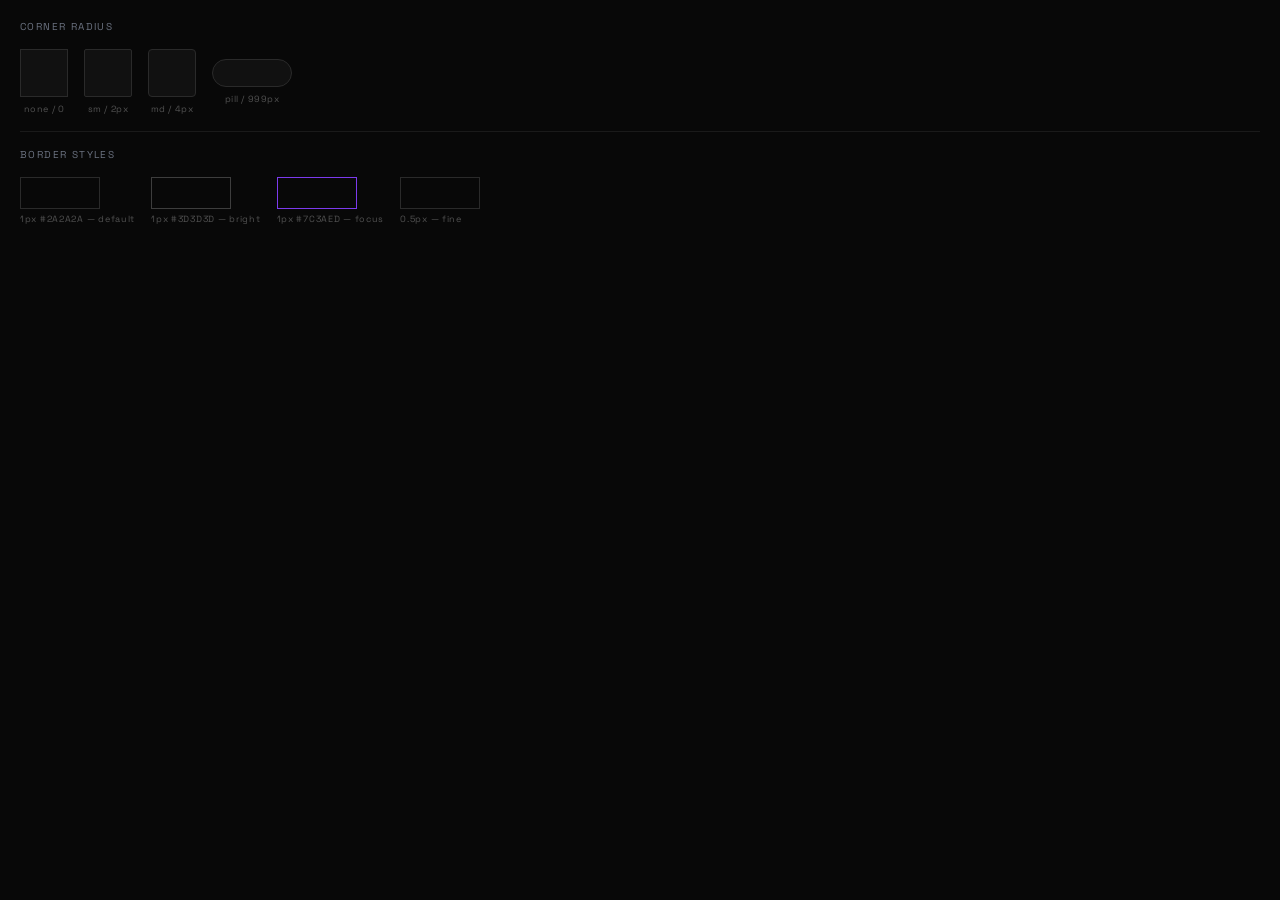
<file: preview/border-radius.html>
<!DOCTYPE html>
<html><head><meta charset="UTF-8">
<link href="https://fonts.googleapis.com/css2?family=Space+Grotesk:wght@400;500;600&display=swap" rel="stylesheet">
<style>
* { margin: 0; padding: 0; box-sizing: border-box; }
body { background: #080808; font-family: 'Space Grotesk', sans-serif; padding: 20px; display: flex; flex-direction: column; gap: 16px; }
.row { display: flex; gap: 16px; flex-wrap: wrap; align-items: center; }
.section-label { font-size: 10px; color: #6B7280; letter-spacing: 0.14em; text-transform: uppercase; }
.item { display: flex; flex-direction: column; align-items: center; gap: 6px; }
.box { width: 48px; height: 48px; border: 1px solid #2A2A2A; background: #111; }
.name { font-size: 9px; color: #525252; letter-spacing: 0.06em; text-align: center; }
.divider { height: 1px; background: #1A1A1A; }
.border-demo { display: flex; gap: 16px; align-items: center; }
.bd { height: 32px; width: 80px; }
.bd-label { font-size: 9px; color: #525252; letter-spacing: 0.08em; }
</style>
</head><body>
<div class="section-label">Corner Radius</div>
<div class="row">
  <div class="item"><div class="box" style="border-radius:0px"></div><div class="name">none / 0</div></div>
  <div class="item"><div class="box" style="border-radius:2px"></div><div class="name">sm / 2px</div></div>
  <div class="item"><div class="box" style="border-radius:4px"></div><div class="name">md / 4px</div></div>
  <div class="item"><div class="box" style="border-radius:999px;width:80px;height:28px"></div><div class="name">pill / 999px</div></div>
</div>
<div class="divider"></div>
<div class="section-label">Border Styles</div>
<div class="border-demo">
  <div style="display:flex;flex-direction:column;gap:4px">
    <div class="bd" style="border:1px solid #2A2A2A"></div>
    <div class="bd-label">1px #2A2A2A — default</div>
  </div>
  <div style="display:flex;flex-direction:column;gap:4px">
    <div class="bd" style="border:1px solid #3D3D3D"></div>
    <div class="bd-label">1px #3D3D3D — bright</div>
  </div>
  <div style="display:flex;flex-direction:column;gap:4px">
    <div class="bd" style="border:1px solid #7C3AED"></div>
    <div class="bd-label">1px #7C3AED — focus</div>
  </div>
  <div style="display:flex;flex-direction:column;gap:4px">
    <div class="bd" style="border:0.5px solid #2A2A2A"></div>
    <div class="bd-label">0.5px — fine</div>
  </div>
</div>
</body></html>
</file>
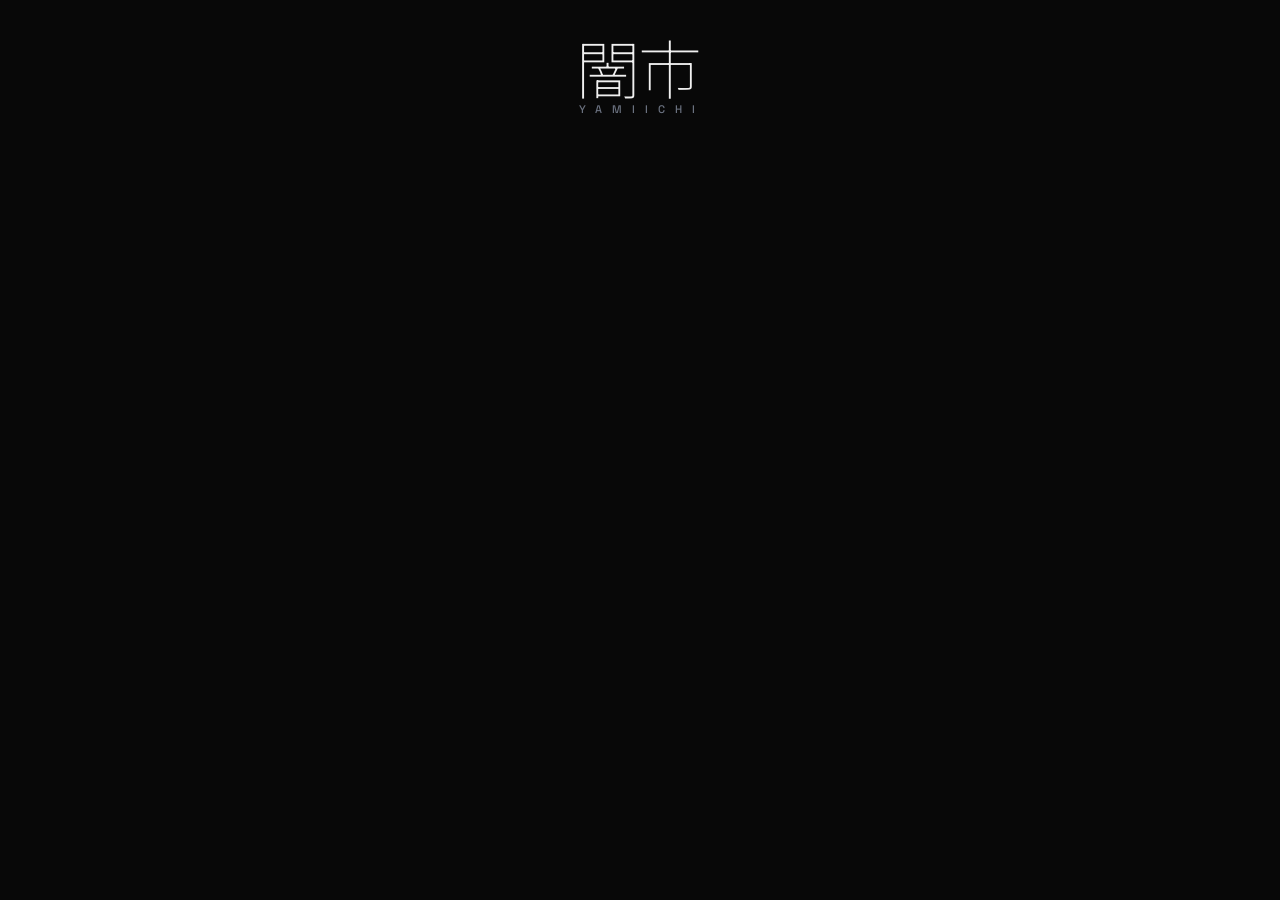
<file: preview/brand-logo.html>
<!DOCTYPE html>
<html><head><meta charset="UTF-8">
<link href="https://fonts.googleapis.com/css2?family=Noto+Sans+JP:wght@100;200&family=Space+Grotesk:wght@500&display=swap" rel="stylesheet">
<style>
* { margin: 0; padding: 0; box-sizing: border-box; }
body { background: #080808; display: flex; align-items: center; justify-content: center; height: 150px; }
.logo-wrap { display: flex; flex-direction: column; align-items: flex-start; gap: 4px; }
.logo-kanji { font-family: 'Noto Sans JP', sans-serif; font-weight: 100; font-size: 64px; color: #F0F0F0; letter-spacing: -2px; line-height: 1; }
.logo-sub { font-family: 'Space Grotesk', sans-serif; font-weight: 500; font-size: 11px; color: #6B7280; letter-spacing: 10px; text-transform: uppercase; padding-left: 3px; }
</style>
</head><body>
<div class="logo-wrap">
  <div class="logo-kanji">闇市</div>
  <div class="logo-sub">YAMIICHI</div>
</div>
</body></html>
</file>
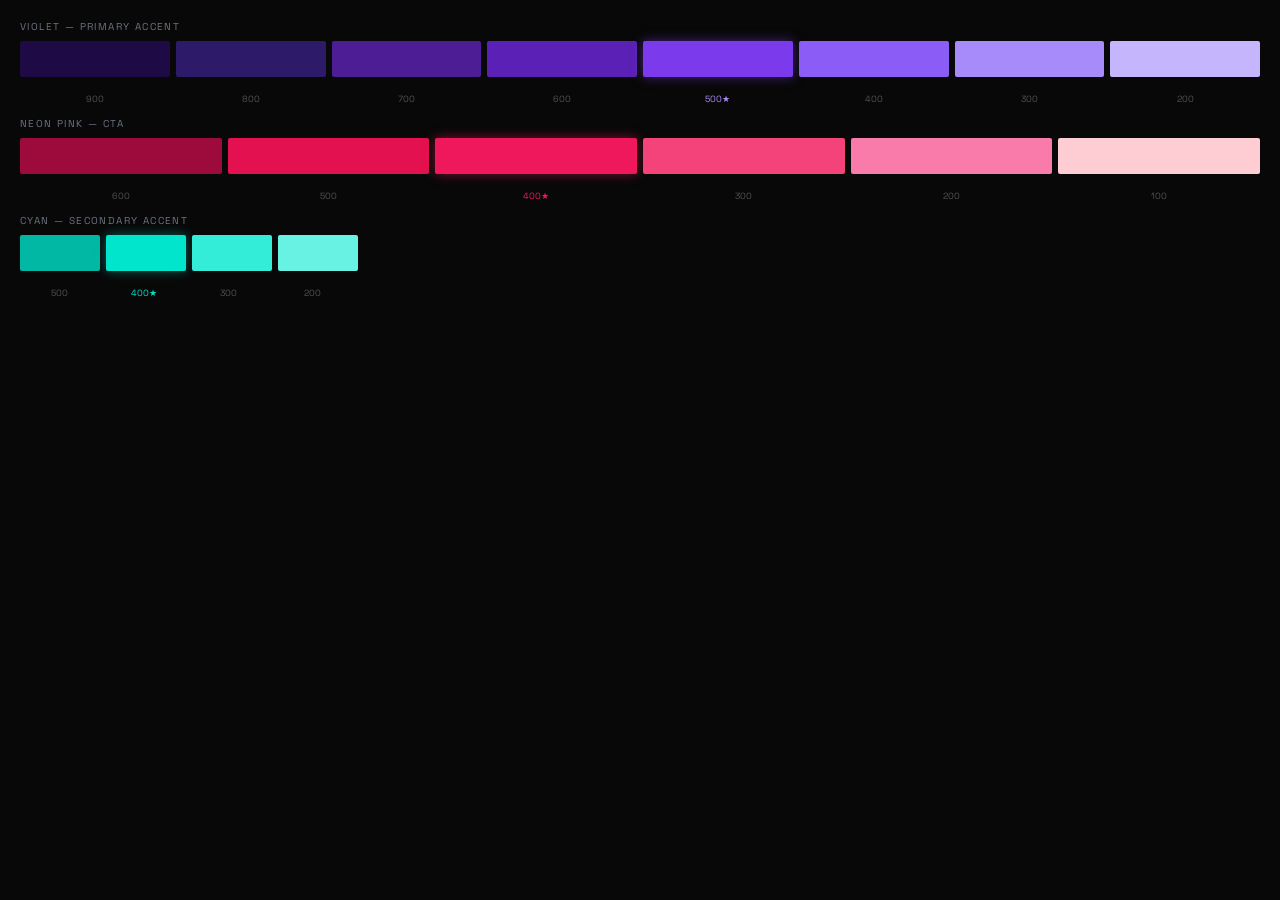
<file: preview/colors-accent.html>
<!DOCTYPE html>
<html><head><meta charset="UTF-8">
<link href="https://fonts.googleapis.com/css2?family=Space+Grotesk:wght@400;500;600&display=swap" rel="stylesheet">
<style>
* { margin: 0; padding: 0; box-sizing: border-box; }
body { background: #080808; font-family: 'Space Grotesk', sans-serif; padding: 20px; }
.row { display: flex; gap: 6px; margin-bottom: 16px; }
.swatch { flex: 1; height: 36px; border-radius: 2px; position: relative; }
.scale-label { font-size: 9px; color: #6B7280; letter-spacing: 0.12em; text-transform: uppercase; margin-bottom: 6px; }
.hex-row { display: flex; gap: 6px; margin-bottom: 4px; }
.hex-label { font-size: 9px; color: #525252; text-align: center; flex: 1; }
.group { margin-bottom: 12px; }
.group-name { font-size: 10px; color: #6B7280; letter-spacing: 0.14em; text-transform: uppercase; margin-bottom: 8px; }
.accent-row { display: flex; gap: 10px; align-items: center; margin-bottom: 10px; }
.big-dot { width: 48px; height: 48px; border-radius: 2px; flex-shrink: 0; }
.info .name { font-size: 11px; font-weight: 600; color: #9CA3AF; letter-spacing: 0.1em; text-transform: uppercase; }
.info .hex { font-size: 13px; color: #F0F0F0; }
.info .role { font-size: 11px; color: #6B7280; }
</style>
</head><body>
<div class="group">
  <div class="group-name">Violet — Primary Accent</div>
  <div class="row">
    <div class="swatch" style="background:#1E0A45"></div>
    <div class="swatch" style="background:#2D1B69"></div>
    <div class="swatch" style="background:#4C1D95"></div>
    <div class="swatch" style="background:#5B21B6"></div>
    <div class="swatch" style="background:#7C3AED;box-shadow:0 0 12px rgba(124,58,237,0.5)"></div>
    <div class="swatch" style="background:#8B5CF6"></div>
    <div class="swatch" style="background:#A78BFA"></div>
    <div class="swatch" style="background:#C4B5FD"></div>
  </div>
  <div class="hex-row">
    <span class="hex-label">900</span><span class="hex-label">800</span><span class="hex-label">700</span><span class="hex-label">600</span><span class="hex-label" style="color:#A78BFA">500★</span><span class="hex-label">400</span><span class="hex-label">300</span><span class="hex-label">200</span>
  </div>
</div>
<div class="group">
  <div class="group-name">Neon Pink — CTA</div>
  <div class="row">
    <div class="swatch" style="background:#9D0A3C"></div>
    <div class="swatch" style="background:#E3114F"></div>
    <div class="swatch" style="background:#F0185C;box-shadow:0 0 12px rgba(240,24,92,0.5)"></div>
    <div class="swatch" style="background:#F4437A"></div>
    <div class="swatch" style="background:#F87BAA"></div>
    <div class="swatch" style="background:#FECDD3"></div>
  </div>
  <div class="hex-row">
    <span class="hex-label">600</span><span class="hex-label">500</span><span class="hex-label" style="color:#F0185C">400★</span><span class="hex-label">300</span><span class="hex-label">200</span><span class="hex-label">100</span>
  </div>
</div>
<div class="group">
  <div class="group-name">Cyan — Secondary Accent</div>
  <div class="row">
    <div class="swatch" style="background:#00B8A3; max-width:80px"></div>
    <div class="swatch" style="background:#00E5CC;box-shadow:0 0 12px rgba(0,229,204,0.4); max-width:80px"></div>
    <div class="swatch" style="background:#34EDD8; max-width:80px"></div>
    <div class="swatch" style="background:#67F2E4; max-width:80px"></div>
  </div>
  <div class="hex-row" style="max-width:332px">
    <span class="hex-label">500</span><span class="hex-label" style="color:#00E5CC">400★</span><span class="hex-label">300</span><span class="hex-label">200</span>
  </div>
</div>
</body></html>
</file>
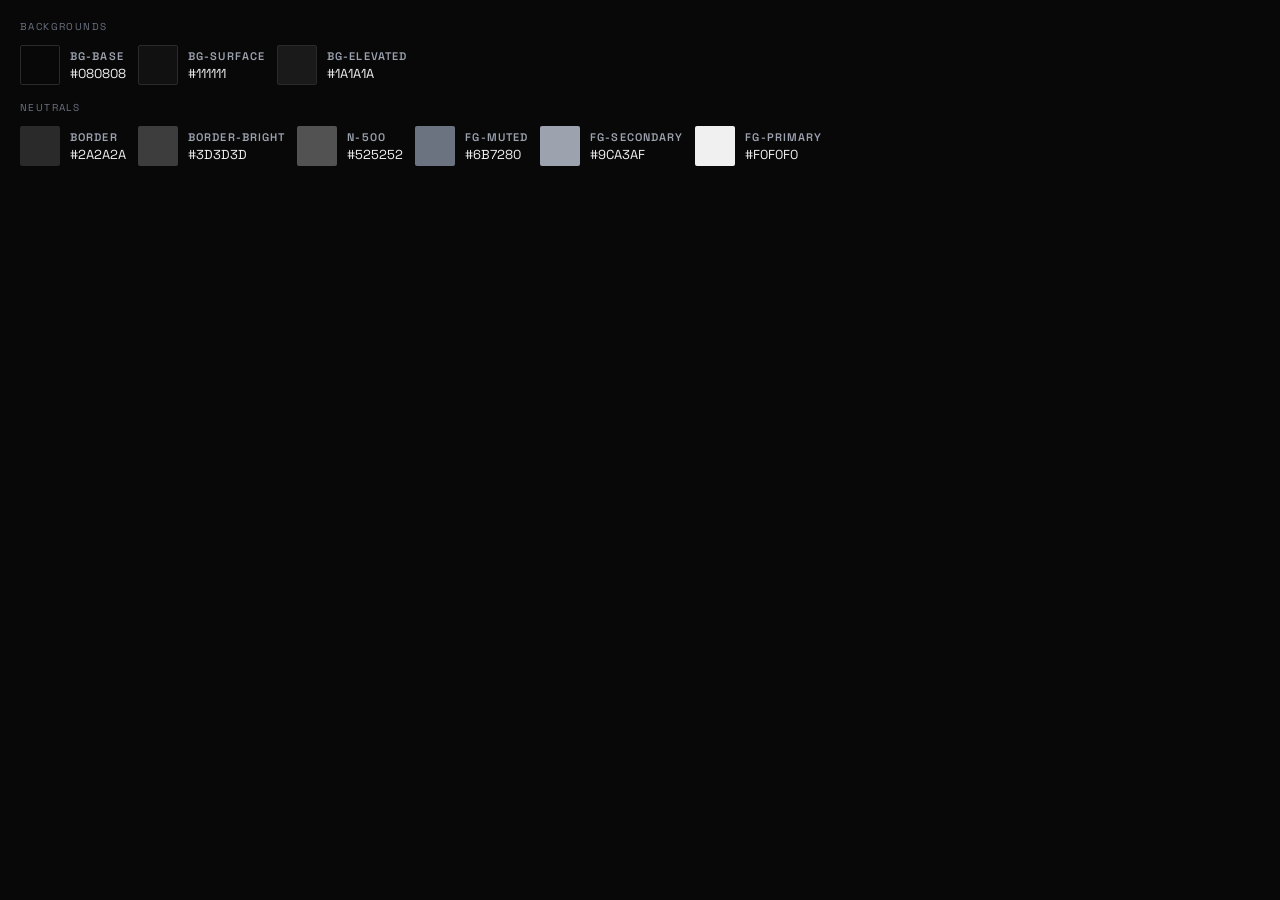
<file: preview/colors-base.html>
<!DOCTYPE html>
<html><head><meta charset="UTF-8">
<link href="https://fonts.googleapis.com/css2?family=Space+Grotesk:wght@400;500;600&display=swap" rel="stylesheet">
<style>
* { margin: 0; padding: 0; box-sizing: border-box; }
body { background: #080808; font-family: 'Space Grotesk', sans-serif; padding: 20px; display: flex; flex-wrap: wrap; gap: 12px; align-items: flex-start; }
.swatch { display: flex; align-items: center; gap: 10px; }
.dot { width: 40px; height: 40px; border-radius: 2px; flex-shrink: 0; }
.info { display: flex; flex-direction: column; gap: 2px; }
.name { font-size: 11px; font-weight: 600; color: #9CA3AF; letter-spacing: 0.1em; text-transform: uppercase; }
.hex  { font-size: 13px; color: #F0F0F0; font-weight: 400; }
.row { display: flex; gap: 12px; flex-wrap: wrap; width: 100%; }
.label { font-size: 10px; color: #6B7280; letter-spacing: 0.14em; text-transform: uppercase; margin-bottom: 6px; }
.col { display: flex; flex-direction: column; gap: 6px; }
</style>
</head><body>
<div class="col" style="width:100%">
  <div class="label">Backgrounds</div>
  <div class="row">
    <div class="swatch"><div class="dot" style="background:#080808;border:1px solid #2A2A2A"></div><div class="info"><span class="name">bg-base</span><span class="hex">#080808</span></div></div>
    <div class="swatch"><div class="dot" style="background:#111111;border:1px solid #2A2A2A"></div><div class="info"><span class="name">bg-surface</span><span class="hex">#111111</span></div></div>
    <div class="swatch"><div class="dot" style="background:#1A1A1A;border:1px solid #2A2A2A"></div><div class="info"><span class="name">bg-elevated</span><span class="hex">#1A1A1A</span></div></div>
  </div>
</div>
<div class="col" style="width:100%; margin-top:4px">
  <div class="label">Neutrals</div>
  <div class="row">
    <div class="swatch"><div class="dot" style="background:#2A2A2A"></div><div class="info"><span class="name">border</span><span class="hex">#2A2A2A</span></div></div>
    <div class="swatch"><div class="dot" style="background:#3D3D3D"></div><div class="info"><span class="name">border-bright</span><span class="hex">#3D3D3D</span></div></div>
    <div class="swatch"><div class="dot" style="background:#525252"></div><div class="info"><span class="name">n-500</span><span class="hex">#525252</span></div></div>
    <div class="swatch"><div class="dot" style="background:#6B7280"></div><div class="info"><span class="name">fg-muted</span><span class="hex">#6B7280</span></div></div>
    <div class="swatch"><div class="dot" style="background:#9CA3AF"></div><div class="info"><span class="name">fg-secondary</span><span class="hex">#9CA3AF</span></div></div>
    <div class="swatch"><div class="dot" style="background:#F0F0F0"></div><div class="info"><span class="name">fg-primary</span><span class="hex">#F0F0F0</span></div></div>
  </div>
</div>
</body></html>
</file>
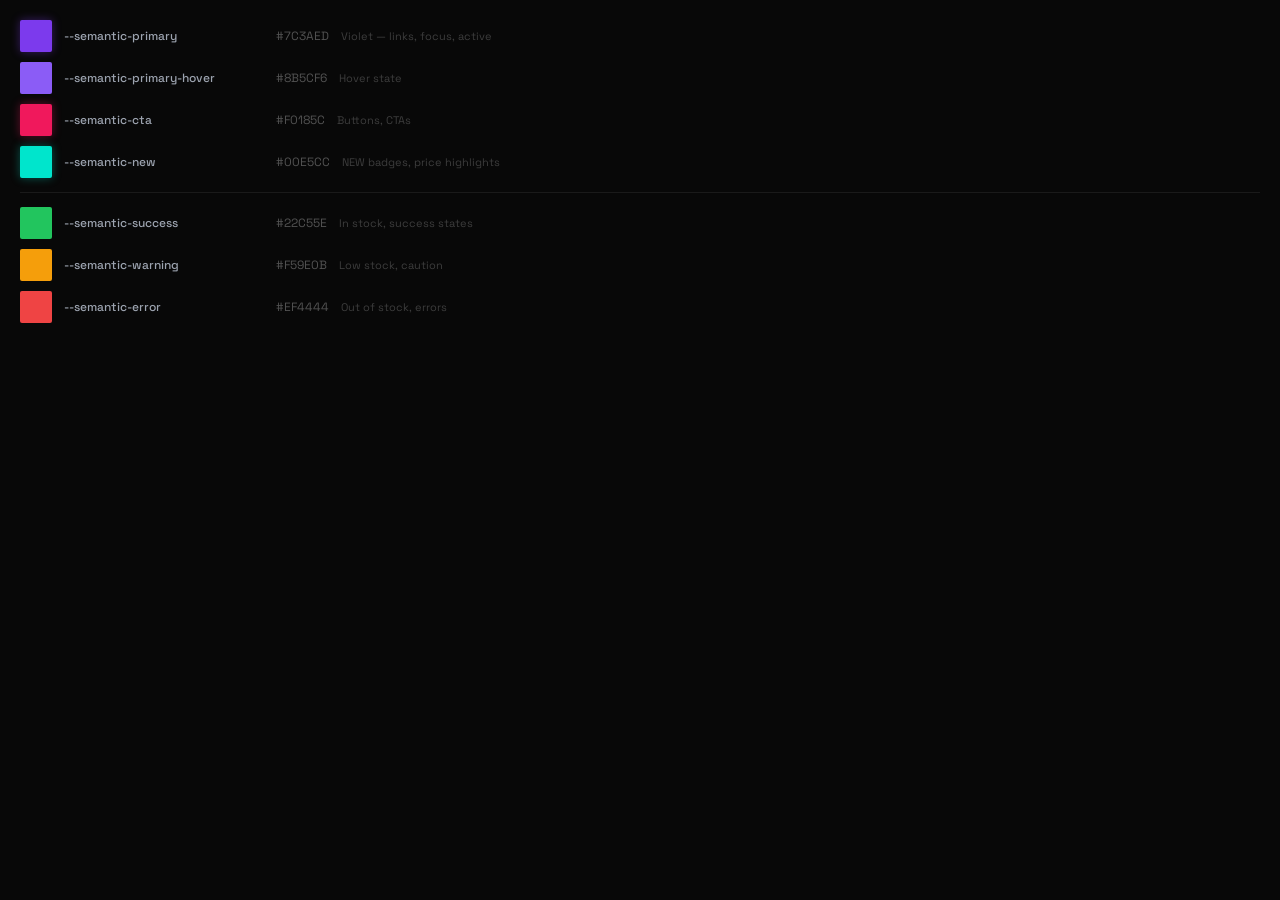
<file: preview/colors-semantic.html>
<!DOCTYPE html>
<html><head><meta charset="UTF-8">
<link href="https://fonts.googleapis.com/css2?family=Space+Grotesk:wght@400;500;600&display=swap" rel="stylesheet">
<style>
* { margin: 0; padding: 0; box-sizing: border-box; }
body { background: #080808; font-family: 'Space Grotesk', sans-serif; padding: 20px; display: flex; flex-direction: column; gap: 10px; }
.row { display: flex; align-items: center; gap: 12px; }
.swatch { width: 32px; height: 32px; border-radius: 2px; flex-shrink: 0; }
.token { font-size: 12px; color: #9CA3AF; width: 200px; font-weight: 500; }
.value { font-size: 12px; color: #525252; }
.desc  { font-size: 11px; color: #3D3D3D; }
.divider { height: 1px; background: #1A1A1A; margin: 4px 0; }
</style>
</head><body>
<div class="row"><div class="swatch" style="background:#7C3AED;box-shadow:0 0 10px rgba(124,58,237,0.4)"></div><span class="token">--semantic-primary</span><span class="value">#7C3AED</span><span class="desc">Violet — links, focus, active</span></div>
<div class="row"><div class="swatch" style="background:#8B5CF6"></div><span class="token">--semantic-primary-hover</span><span class="value">#8B5CF6</span><span class="desc">Hover state</span></div>
<div class="row"><div class="swatch" style="background:#F0185C;box-shadow:0 0 10px rgba(240,24,92,0.4)"></div><span class="token">--semantic-cta</span><span class="value">#F0185C</span><span class="desc">Buttons, CTAs</span></div>
<div class="row"><div class="swatch" style="background:#00E5CC;box-shadow:0 0 10px rgba(0,229,204,0.35)"></div><span class="token">--semantic-new</span><span class="value">#00E5CC</span><span class="desc">NEW badges, price highlights</span></div>
<div class="divider"></div>
<div class="row"><div class="swatch" style="background:#22C55E"></div><span class="token">--semantic-success</span><span class="value">#22C55E</span><span class="desc">In stock, success states</span></div>
<div class="row"><div class="swatch" style="background:#F59E0B"></div><span class="token">--semantic-warning</span><span class="value">#F59E0B</span><span class="desc">Low stock, caution</span></div>
<div class="row"><div class="swatch" style="background:#EF4444"></div><span class="token">--semantic-error</span><span class="value">#EF4444</span><span class="desc">Out of stock, errors</span></div>
</body></html>
</file>
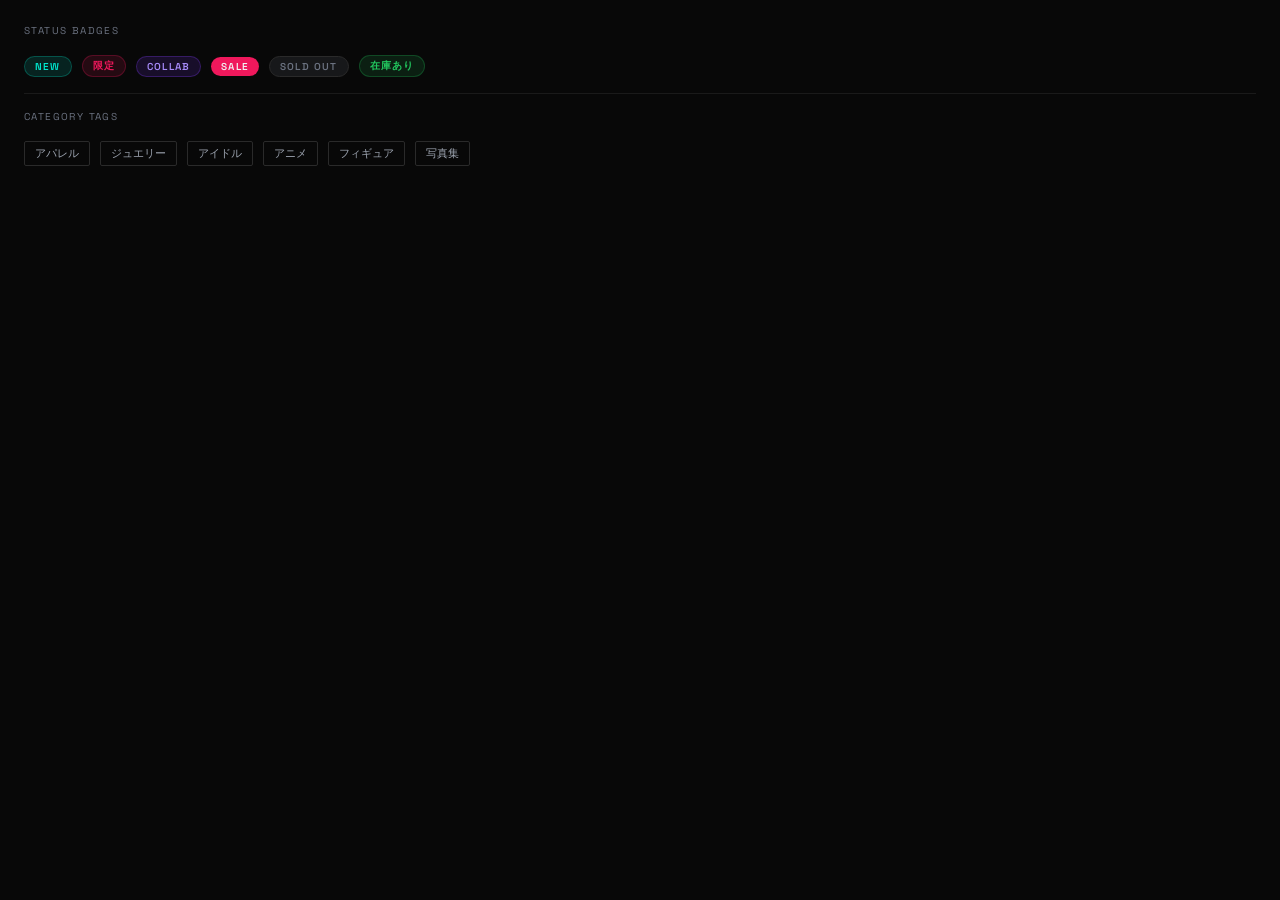
<file: preview/components-badges.html>
<!DOCTYPE html>
<html><head><meta charset="UTF-8">
<link href="https://fonts.googleapis.com/css2?family=Noto+Sans+JP:wght@400;500&family=Space+Grotesk:wght@500;600&display=swap" rel="stylesheet">
<style>
* { margin: 0; padding: 0; box-sizing: border-box; }
body { background: #080808; font-family: 'Space Grotesk', sans-serif; padding: 24px; display: flex; flex-direction: column; gap: 16px; }
.row { display: flex; gap: 10px; flex-wrap: wrap; align-items: center; }
.section { font-size: 10px; color: #6B7280; letter-spacing: 0.14em; text-transform: uppercase; margin-bottom: 2px; }
.badge { display: inline-flex; align-items: center; font-family: 'Space Grotesk', sans-serif; font-size: 10px; font-weight: 600; letter-spacing: 0.12em; text-transform: uppercase; border-radius: 999px; padding: 3px 10px; }
.badge-new { background: rgba(0,229,204,0.12); color: #00E5CC; border: 1px solid rgba(0,229,204,0.25); }
.badge-limited { background: rgba(240,24,92,0.12); color: #F0185C; border: 1px solid rgba(240,24,92,0.25); }
.badge-sold { background: rgba(107,114,128,0.15); color: #6B7280; border: 1px solid #2A2A2A; }
.badge-collab { background: rgba(124,58,237,0.15); color: #A78BFA; border: 1px solid rgba(124,58,237,0.3); }
.badge-sale { background: #F0185C; color: #F0F0F0; border: none; }
.badge-stock { background: rgba(34,197,94,0.12); color: #22C55E; border: 1px solid rgba(34,197,94,0.25); }
.tag { display: inline-flex; align-items: center; font-size: 11px; color: #9CA3AF; border: 1px solid #2A2A2A; border-radius: 2px; padding: 4px 10px; font-weight: 400; }
.tag:hover { border-color: #7C3AED; color: #A78BFA; }
.divider { height: 1px; background: #1A1A1A; }
</style>
</head><body>
<div class="section">Status Badges</div>
<div class="row">
  <span class="badge badge-new">NEW</span>
  <span class="badge badge-limited">限定</span>
  <span class="badge badge-collab">COLLAB</span>
  <span class="badge badge-sale">SALE</span>
  <span class="badge badge-sold">SOLD OUT</span>
  <span class="badge badge-stock">在庫あり</span>
</div>
<div class="divider"></div>
<div class="section">Category Tags</div>
<div class="row">
  <span class="tag">アパレル</span>
  <span class="tag">ジュエリー</span>
  <span class="tag">アイドル</span>
  <span class="tag">アニメ</span>
  <span class="tag">フィギュア</span>
  <span class="tag">写真集</span>
</div>
</body></html>
</file>
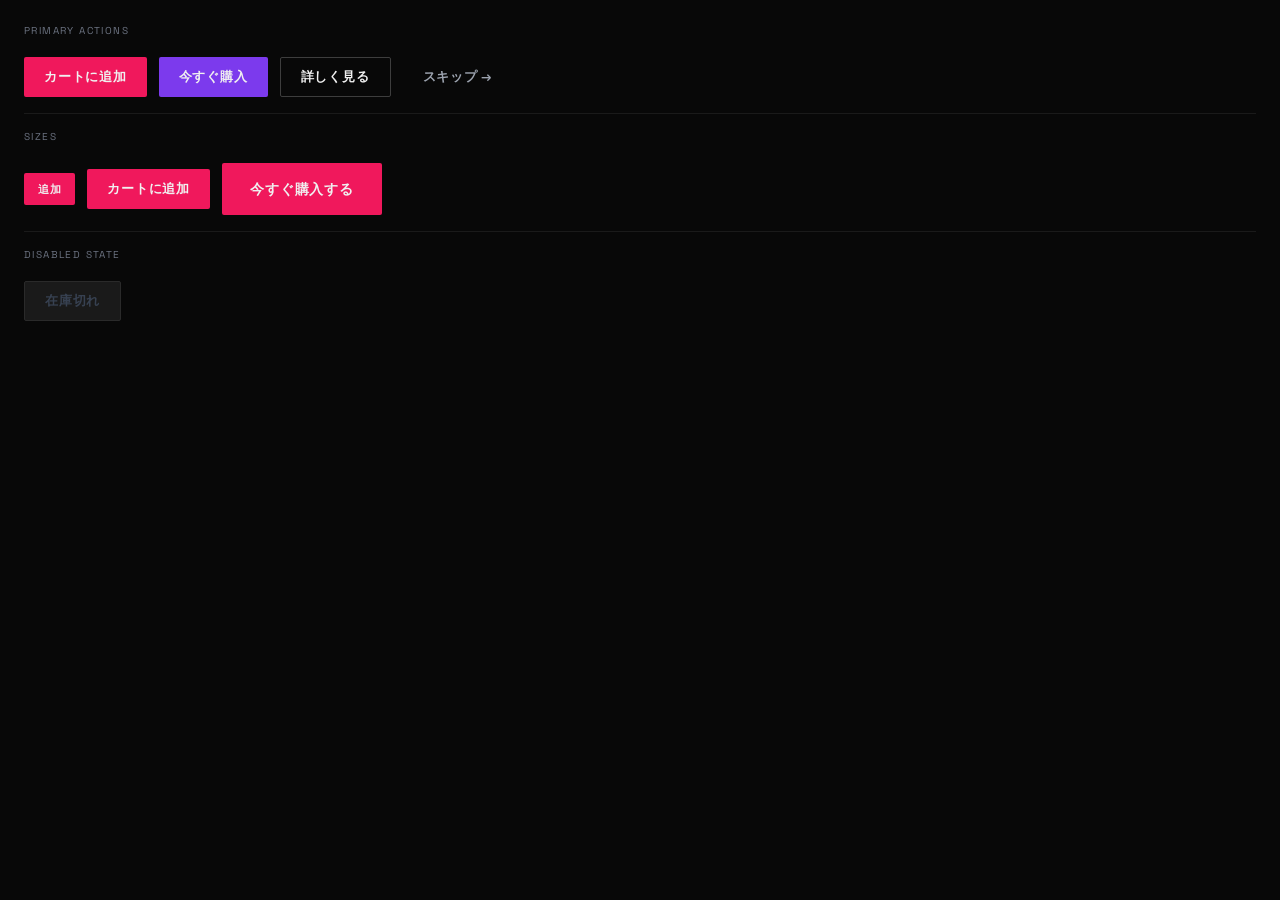
<file: preview/components-buttons.html>
<!DOCTYPE html>
<html><head><meta charset="UTF-8">
<link href="https://fonts.googleapis.com/css2?family=Noto+Sans+JP:wght@400;500&family=Space+Grotesk:wght@500;600;700&display=swap" rel="stylesheet">
<style>
* { margin: 0; padding: 0; box-sizing: border-box; }
body { background: #080808; font-family: 'Space Grotesk', sans-serif; padding: 24px; display: flex; flex-direction: column; gap: 16px; }
.row { display: flex; gap: 12px; flex-wrap: wrap; align-items: center; }
.section { font-size: 10px; color: #6B7280; letter-spacing: 0.14em; text-transform: uppercase; margin-bottom: 4px; }
/* Base button */
.btn { display: inline-flex; align-items: center; justify-content: center; gap: 6px; font-family: 'Space Grotesk', sans-serif; font-size: 13px; font-weight: 600; letter-spacing: 0.06em; text-transform: uppercase; border: none; border-radius: 2px; cursor: pointer; transition: all 200ms cubic-bezier(0.16,1,0.3,1); padding: 0 20px; height: 40px; }
.btn-primary { background: #F0185C; color: #F0F0F0; }
.btn-primary:hover { background: #F4437A; box-shadow: 0 0 20px rgba(240,24,92,0.35); }
.btn-secondary { background: transparent; color: #F0F0F0; border: 1px solid #3D3D3D; }
.btn-secondary:hover { border-color: #7C3AED; color: #A78BFA; }
.btn-ghost { background: transparent; color: #9CA3AF; border: none; }
.btn-ghost:hover { color: #F0F0F0; }
.btn-violet { background: #7C3AED; color: #F0F0F0; }
.btn-violet:hover { background: #8B5CF6; box-shadow: 0 0 20px rgba(124,58,237,0.3); }
.btn-sm { height: 32px; font-size: 11px; padding: 0 14px; }
.btn-lg { height: 52px; font-size: 14px; padding: 0 28px; }
.btn-disabled { background: #1A1A1A; color: #374151; cursor: not-allowed; border: 1px solid #2A2A2A; }
.divider { height: 1px; background: #1A1A1A; }
</style>
</head><body>
<div class="section">Primary Actions</div>
<div class="row">
  <button class="btn btn-primary">カートに追加</button>
  <button class="btn btn-violet">今すぐ購入</button>
  <button class="btn btn-secondary">詳しく見る</button>
  <button class="btn btn-ghost">スキップ →</button>
</div>
<div class="divider"></div>
<div class="section">Sizes</div>
<div class="row">
  <button class="btn btn-primary btn-sm">追加</button>
  <button class="btn btn-primary">カートに追加</button>
  <button class="btn btn-primary btn-lg">今すぐ購入する</button>
</div>
<div class="divider"></div>
<div class="section">Disabled State</div>
<div class="row">
  <button class="btn btn-disabled">在庫切れ</button>
</div>
</body></html>
</file>
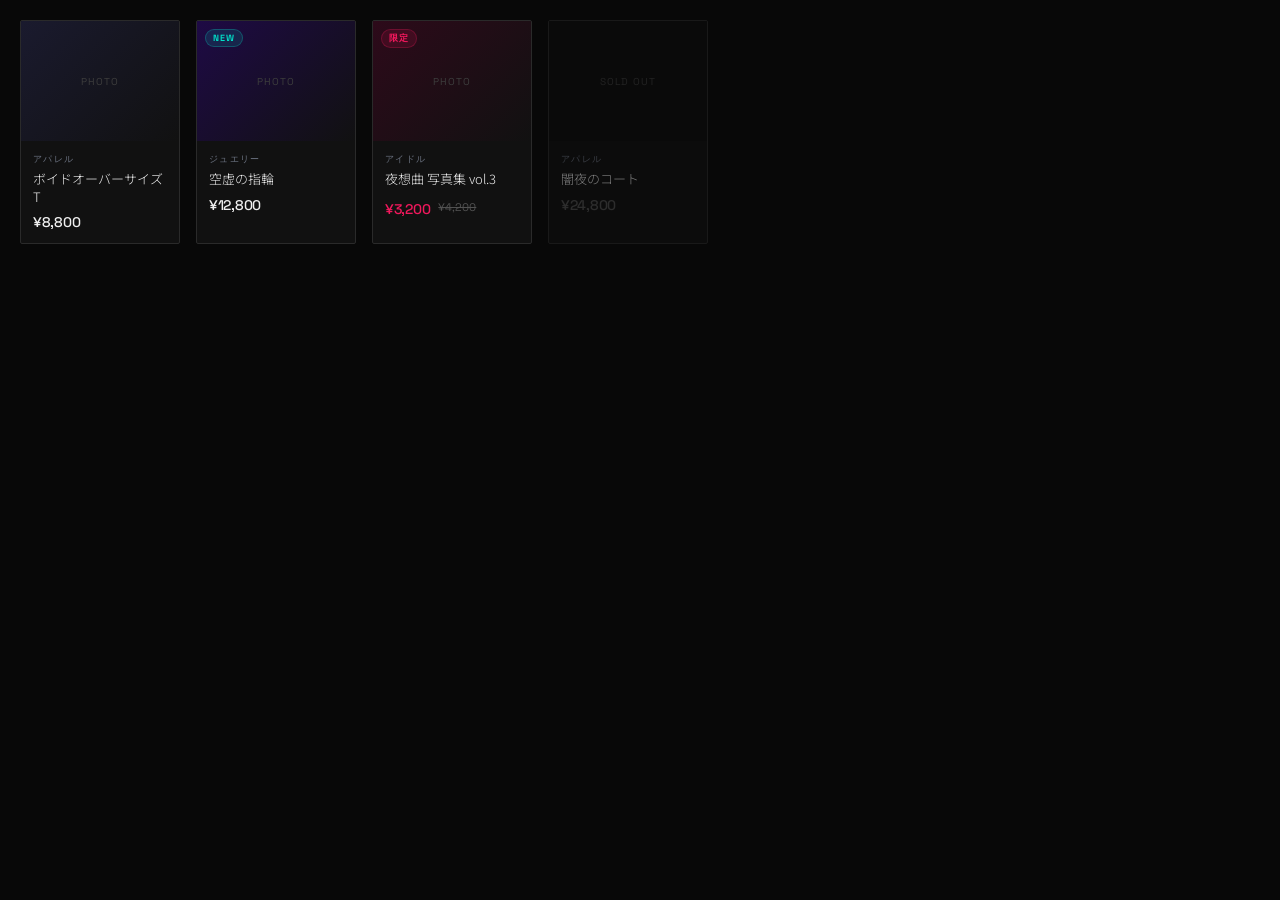
<file: preview/components-cards.html>
<!DOCTYPE html>
<html><head><meta charset="UTF-8">
<link href="https://fonts.googleapis.com/css2?family=Noto+Sans+JP:wght@300;400&family=Space+Grotesk:wght@400;500;600&display=swap" rel="stylesheet">
<style>
* { margin: 0; padding: 0; box-sizing: border-box; }
body { background: #080808; font-family: 'Space Grotesk', sans-serif; padding: 20px; display: flex; gap: 16px; flex-wrap: wrap; }
.card { background: #111; border: 1px solid #2A2A2A; border-radius: 2px; width: 160px; overflow: hidden; transition: box-shadow 200ms; cursor: pointer; }
.card:hover { box-shadow: 0 0 24px rgba(124,58,237,0.2); border-color: #3D3D3D; }
.img-placeholder { width: 100%; height: 120px; display: flex; align-items: center; justify-content: center; position: relative; overflow: hidden; }
.img-text { font-size: 10px; color: #3D3D3D; letter-spacing: 0.1em; text-transform: uppercase; }
.card-body { padding: 12px; display: flex; flex-direction: column; gap: 4px; }
.card-label { font-size: 9px; color: #6B7280; letter-spacing: 0.14em; text-transform: uppercase; }
.card-name { font-family: 'Noto Sans JP', sans-serif; font-weight: 300; font-size: 13px; color: #F0F0F0; line-height: 1.35; }
.card-price { font-size: 14px; font-weight: 500; color: #F0F0F0; letter-spacing: -0.02em; margin-top: 4px; }
.card-price-old { font-size: 11px; color: #525252; text-decoration: line-through; }
.badge { display: inline-flex; font-size: 9px; font-weight: 600; letter-spacing: 0.1em; text-transform: uppercase; border-radius: 999px; padding: 2px 7px; }
.badge-new { background: rgba(0,229,204,0.12); color: #00E5CC; border: 1px solid rgba(0,229,204,0.25); }
.badge-lim { background: rgba(240,24,92,0.12); color: #F0185C; border: 1px solid rgba(240,24,92,0.25); }
</style>
</head><body>
<!-- Standard card -->
<div class="card">
  <div class="img-placeholder" style="background:linear-gradient(135deg,#1a1a2e,#111)">
    <span class="img-text">PHOTO</span>
  </div>
  <div class="card-body">
    <span class="card-label">アパレル</span>
    <div class="card-name">ボイドオーバーサイズT</div>
    <div class="card-price">¥8,800</div>
  </div>
</div>
<!-- NEW badge card -->
<div class="card">
  <div class="img-placeholder" style="background:linear-gradient(135deg,#1E0A45,#111); position:relative">
    <span class="img-text">PHOTO</span>
    <span class="badge badge-new" style="position:absolute;top:8px;left:8px">NEW</span>
  </div>
  <div class="card-body">
    <span class="card-label">ジュエリー</span>
    <div class="card-name">空虚の指輪</div>
    <div class="card-price">¥12,800</div>
  </div>
</div>
<!-- Limited + sale card -->
<div class="card">
  <div class="img-placeholder" style="background:linear-gradient(135deg,#2D0A1A,#111); position:relative">
    <span class="img-text">PHOTO</span>
    <span class="badge badge-lim" style="position:absolute;top:8px;left:8px">限定</span>
  </div>
  <div class="card-body">
    <span class="card-label">アイドル</span>
    <div class="card-name">夜想曲 写真集 vol.3</div>
    <div style="display:flex;align-items:center;gap:8px;margin-top:4px">
      <div class="card-price" style="color:#F0185C">¥3,200</div>
      <div class="card-price-old">¥4,200</div>
    </div>
  </div>
</div>
<!-- Sold out card -->
<div class="card" style="opacity:0.5">
  <div class="img-placeholder" style="background:#0d0d0d">
    <span class="img-text">SOLD OUT</span>
  </div>
  <div class="card-body">
    <span class="card-label">アパレル</span>
    <div class="card-name">闇夜のコート</div>
    <div class="card-price" style="color:#525252">¥24,800</div>
  </div>
</div>
</body></html>
</file>
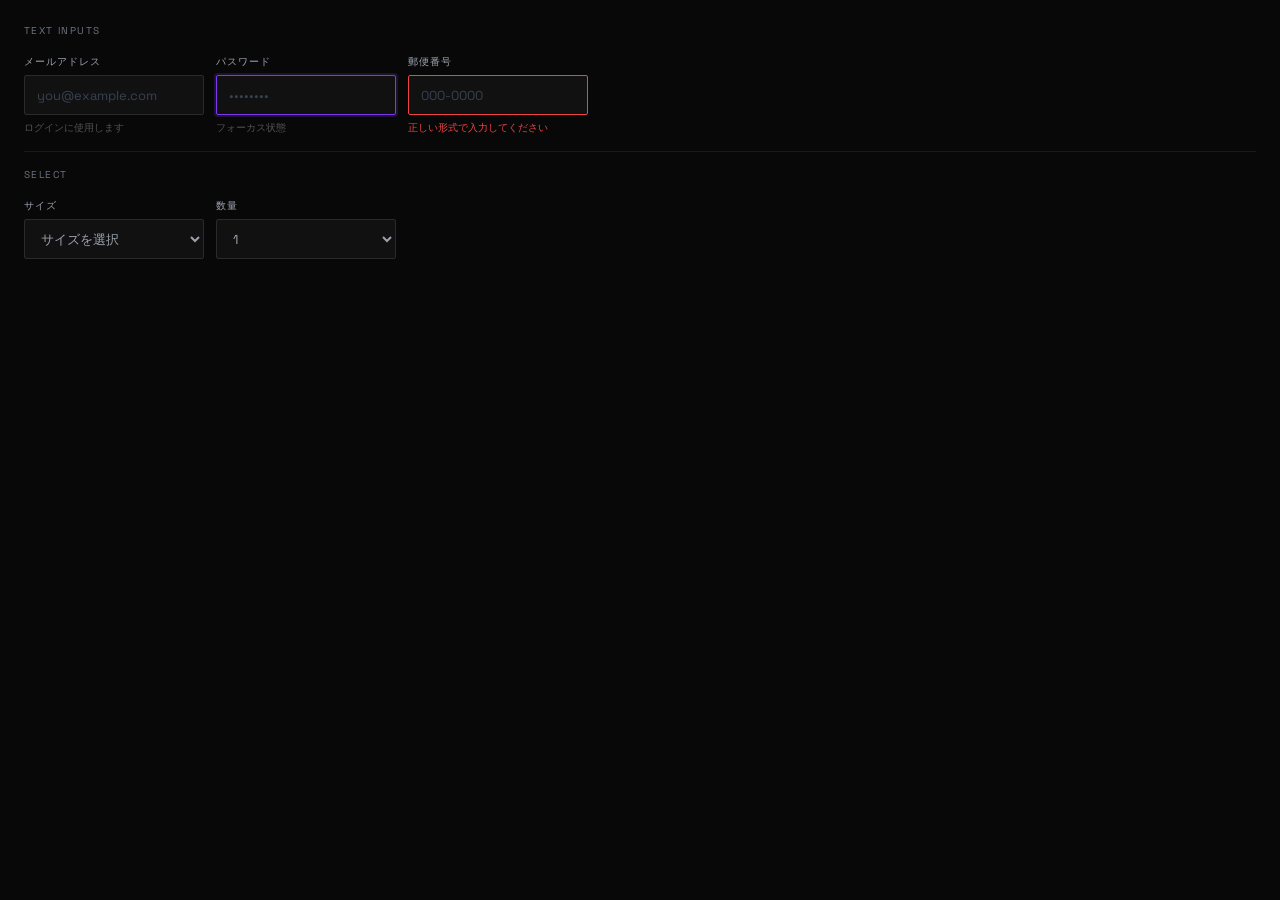
<file: preview/components-inputs.html>
<!DOCTYPE html>
<html><head><meta charset="UTF-8">
<link href="https://fonts.googleapis.com/css2?family=Noto+Sans+JP:wght@400&family=Space+Grotesk:wght@400;500;600&display=swap" rel="stylesheet">
<style>
* { margin: 0; padding: 0; box-sizing: border-box; }
body { background: #080808; font-family: 'Space Grotesk', sans-serif; padding: 24px; display: flex; flex-direction: column; gap: 16px; }
.section { font-size: 10px; color: #6B7280; letter-spacing: 0.14em; text-transform: uppercase; margin-bottom: 2px; }
.row { display: flex; gap: 12px; flex-wrap: wrap; align-items: flex-start; }
.field { display: flex; flex-direction: column; gap: 6px; }
.field label { font-size: 10px; color: #9CA3AF; letter-spacing: 0.1em; text-transform: uppercase; }
input, select { background: #111; border: 1px solid #2A2A2A; border-radius: 2px; color: #F0F0F0; font-family: 'Space Grotesk', sans-serif; font-size: 13px; padding: 0 12px; height: 40px; outline: none; transition: border-color 150ms, box-shadow 150ms; width: 180px; }
input::placeholder { color: #374151; }
input:focus { border-color: #7C3AED; box-shadow: 0 0 0 2px rgba(124,58,237,0.2); }
input.error { border-color: #EF4444; }
select { color: #9CA3AF; }
.divider { height: 1px; background: #1A1A1A; }
.hint { font-size: 10px; color: #525252; }
.hint.err { color: #EF4444; }
</style>
</head><body>
<div class="section">Text Inputs</div>
<div class="row">
  <div class="field">
    <label>メールアドレス</label>
    <input type="email" placeholder="you@example.com">
    <span class="hint">ログインに使用します</span>
  </div>
  <div class="field">
    <label>パスワード</label>
    <input type="password" placeholder="••••••••" style="border-color:#7C3AED;box-shadow:0 0 0 2px rgba(124,58,237,0.2)">
    <span class="hint">フォーカス状態</span>
  </div>
  <div class="field">
    <label>郵便番号</label>
    <input type="text" placeholder="000-0000" class="error">
    <span class="hint err">正しい形式で入力してください</span>
  </div>
</div>
<div class="divider"></div>
<div class="section">Select</div>
<div class="row">
  <div class="field">
    <label>サイズ</label>
    <select><option>サイズを選択</option><option>XS</option><option>S</option><option>M</option><option>L</option><option>XL</option></select>
  </div>
  <div class="field">
    <label>数量</label>
    <select><option>1</option><option>2</option><option>3</option></select>
  </div>
</div>
</body></html>
</file>
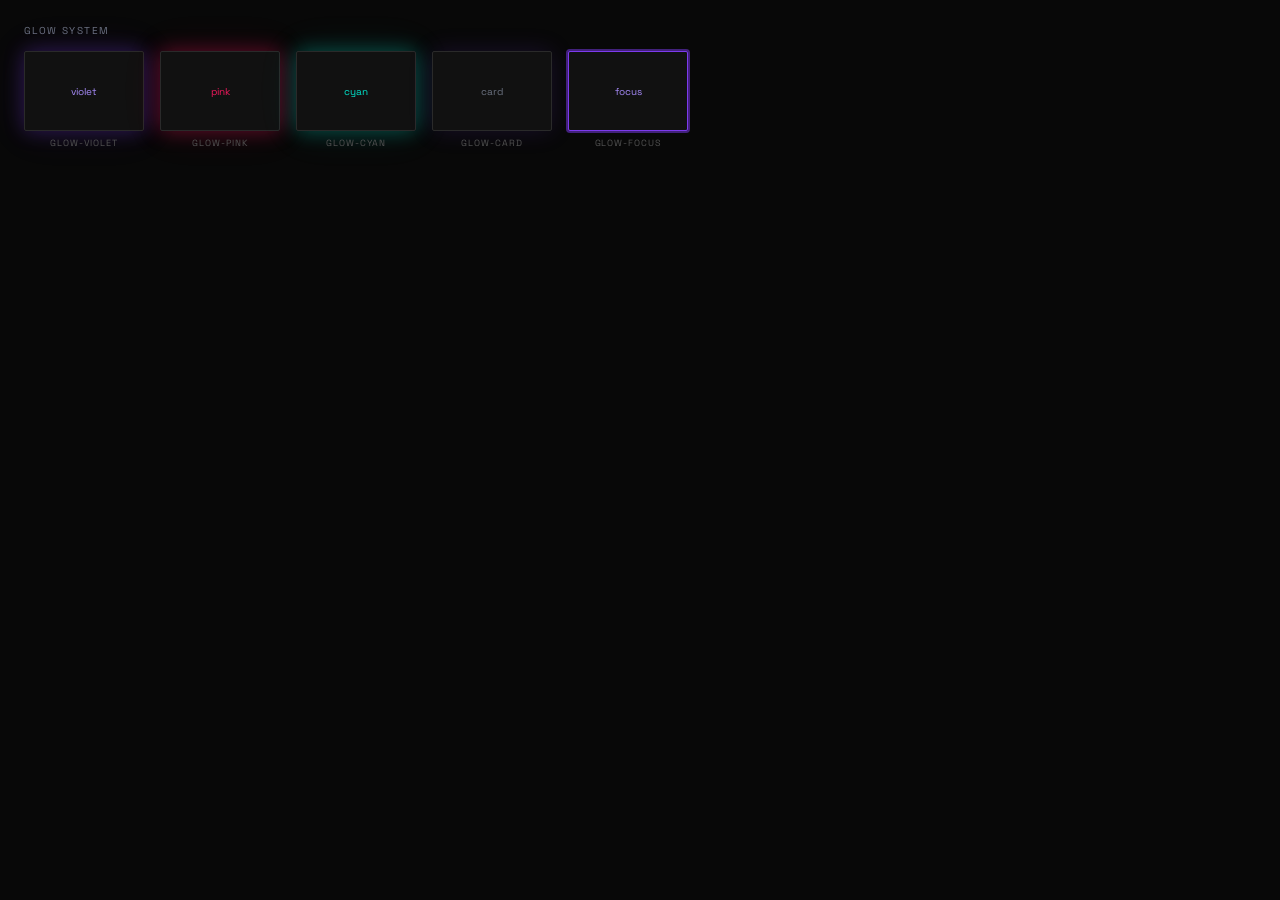
<file: preview/shadows-glow.html>
<!DOCTYPE html>
<html><head><meta charset="UTF-8">
<link href="https://fonts.googleapis.com/css2?family=Space+Grotesk:wght@400;500;600&display=swap" rel="stylesheet">
<style>
* { margin: 0; padding: 0; box-sizing: border-box; }
body { background: #080808; font-family: 'Space Grotesk', sans-serif; padding: 24px; display: flex; flex-direction: column; gap: 14px; }
.row { display: flex; gap: 16px; flex-wrap: wrap; }
.card { width: 120px; height: 80px; border-radius: 2px; background: #111; border: 1px solid #2A2A2A; display: flex; align-items: center; justify-content: center; }
.label { font-size: 9px; color: #525252; letter-spacing: 0.1em; text-transform: uppercase; text-align: center; margin-top: 6px; }
.item { display: flex; flex-direction: column; align-items: center; }
.section { font-size: 10px; color: #6B7280; letter-spacing: 0.14em; text-transform: uppercase; }
</style>
</head><body>
<div class="section">Glow System</div>
<div class="row">
  <div class="item">
    <div class="card" style="box-shadow:0 0 20px rgba(124,58,237,0.3),0 0 40px rgba(124,58,237,0.1)">
      <span style="font-size:10px;color:#A78BFA">violet</span>
    </div>
    <div class="label">glow-violet</div>
  </div>
  <div class="item">
    <div class="card" style="box-shadow:0 0 20px rgba(240,24,92,0.35),0 0 40px rgba(240,24,92,0.1)">
      <span style="font-size:10px;color:#F0185C">pink</span>
    </div>
    <div class="label">glow-pink</div>
  </div>
  <div class="item">
    <div class="card" style="box-shadow:0 0 20px rgba(0,229,204,0.3),0 0 40px rgba(0,229,204,0.1)">
      <span style="font-size:10px;color:#00E5CC">cyan</span>
    </div>
    <div class="label">glow-cyan</div>
  </div>
  <div class="item">
    <div class="card" style="box-shadow:0 0 24px rgba(124,58,237,0.15)">
      <span style="font-size:10px;color:#6B7280">card</span>
    </div>
    <div class="label">glow-card</div>
  </div>
  <div class="item">
    <div class="card" style="box-shadow:0 0 0 2px rgba(124,58,237,0.5);border-color:#7C3AED">
      <span style="font-size:10px;color:#A78BFA">focus</span>
    </div>
    <div class="label">glow-focus</div>
  </div>
</div>
</body></html>
</file>
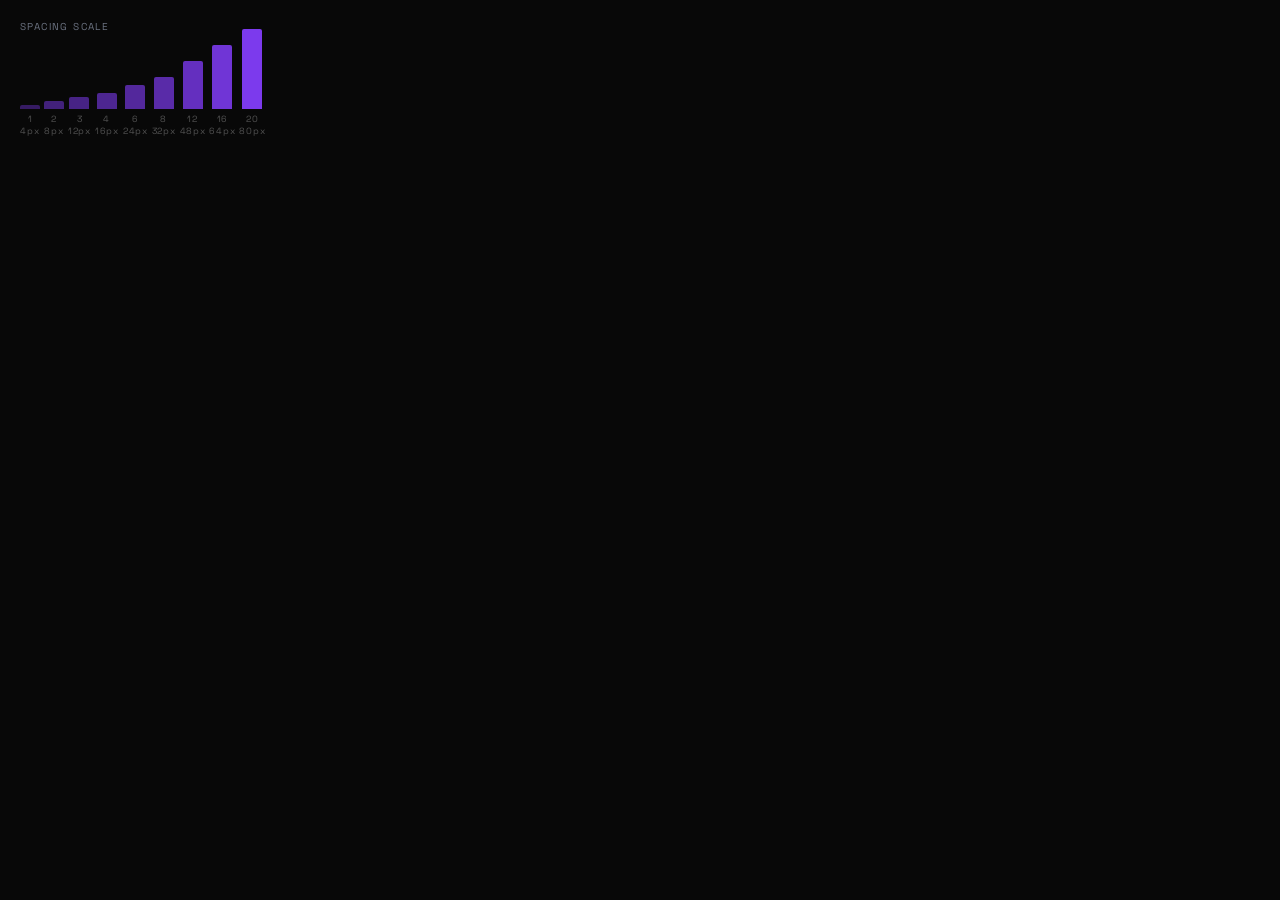
<file: preview/spacing-tokens.html>
<!DOCTYPE html>
<html><head><meta charset="UTF-8">
<link href="https://fonts.googleapis.com/css2?family=Space+Grotesk:wght@400;500;600&display=swap" rel="stylesheet">
<style>
* { margin: 0; padding: 0; box-sizing: border-box; }
body { background: #080808; font-family: 'Space Grotesk', sans-serif; padding: 20px; display: flex; flex-direction: column; gap: 16px; }
.row { display: flex; align-items: flex-end; gap: 4px; }
.bar { background: #7C3AED; border-radius: 2px 2px 0 0; }
.label { font-size: 9px; color: #525252; text-align: center; letter-spacing: 0.08em; margin-top: 4px; }
.col { display: flex; flex-direction: column; align-items: center; }
.section-label { font-size: 10px; color: #6B7280; letter-spacing: 0.14em; text-transform: uppercase; margin-bottom: 8px; }
.token-row { display: flex; align-items: center; gap: 10px; margin-bottom: 6px; }
.box { background: #7C3AED; border-radius: 1px; flex-shrink: 0; }
.token-name { font-size: 11px; color: #9CA3AF; width: 90px; }
.token-val { font-size: 11px; color: #525252; }
</style>
</head><body>
<div class="section-label">Spacing Scale</div>
<div class="row" style="align-items:flex-end;height:80px">
  <div class="col"><div class="bar" style="width:20px;height:4px;opacity:0.4"></div><div class="label">1<br>4px</div></div>
  <div class="col"><div class="bar" style="width:20px;height:8px;opacity:0.5"></div><div class="label">2<br>8px</div></div>
  <div class="col"><div class="bar" style="width:20px;height:12px;opacity:0.55"></div><div class="label">3<br>12px</div></div>
  <div class="col"><div class="bar" style="width:20px;height:16px;opacity:0.6"></div><div class="label">4<br>16px</div></div>
  <div class="col"><div class="bar" style="width:20px;height:24px;opacity:0.65"></div><div class="label">6<br>24px</div></div>
  <div class="col"><div class="bar" style="width:20px;height:32px;opacity:0.7"></div><div class="label">8<br>32px</div></div>
  <div class="col"><div class="bar" style="width:20px;height:48px;opacity:0.8"></div><div class="label">12<br>48px</div></div>
  <div class="col"><div class="bar" style="width:20px;height:64px;opacity:0.9"></div><div class="label">16<br>64px</div></div>
  <div class="col"><div class="bar" style="width:20px;height:80px"></div><div class="label">20<br>80px</div></div>
</div>
</body></html>
</file>
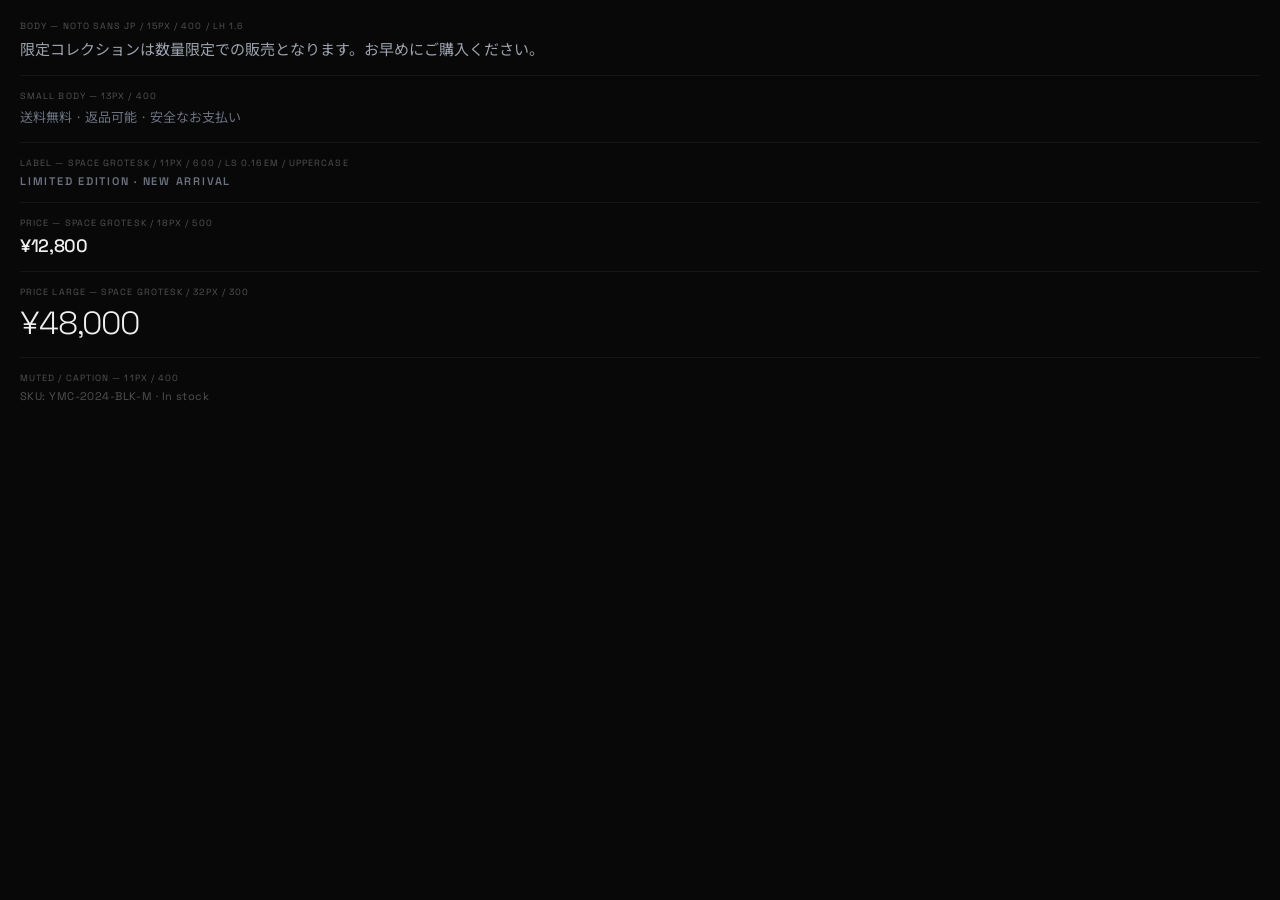
<file: preview/type-body.html>
<!DOCTYPE html>
<html><head><meta charset="UTF-8">
<link href="https://fonts.googleapis.com/css2?family=Noto+Sans+JP:wght@300;400;500&family=Space+Grotesk:wght@400;500;600&display=swap" rel="stylesheet">
<style>
* { margin: 0; padding: 0; box-sizing: border-box; }
body { background: #080808; padding: 20px; display: flex; flex-direction: column; gap: 14px; }
.row { display: flex; flex-direction: column; gap: 2px; padding-bottom: 14px; border-bottom: 1px solid #151515; }
.row:last-child { border-bottom: none; }
.meta { font-family: 'Space Grotesk', sans-serif; font-size: 9px; color: #525252; letter-spacing: 0.12em; text-transform: uppercase; margin-bottom: 3px; }
</style>
</head><body>
<div class="row">
  <div class="meta">Body — Noto Sans JP / 15px / 400 / lh 1.6</div>
  <div style="font-family:'Noto Sans JP',sans-serif;font-weight:400;font-size:15px;line-height:1.6;color:#9CA3AF">限定コレクションは数量限定での販売となります。お早めにご購入ください。</div>
</div>
<div class="row">
  <div class="meta">Small body — 13px / 400</div>
  <div style="font-family:'Noto Sans JP',sans-serif;font-weight:400;font-size:13px;line-height:1.6;color:#6B7280">送料無料 · 返品可能 · 安全なお支払い</div>
</div>
<div class="row">
  <div class="meta">Label — Space Grotesk / 11px / 600 / ls 0.16em / uppercase</div>
  <div style="font-family:'Space Grotesk',sans-serif;font-weight:600;font-size:11px;letter-spacing:0.16em;text-transform:uppercase;color:#6B7280">LIMITED EDITION · NEW ARRIVAL</div>
</div>
<div class="row">
  <div class="meta">Price — Space Grotesk / 18px / 500</div>
  <div style="font-family:'Space Grotesk',sans-serif;font-weight:500;font-size:18px;color:#F0F0F0;letter-spacing:-0.02em">¥12,800</div>
</div>
<div class="row">
  <div class="meta">Price large — Space Grotesk / 32px / 300</div>
  <div style="font-family:'Space Grotesk',sans-serif;font-weight:300;font-size:32px;color:#F0F0F0;letter-spacing:-0.03em">¥48,000</div>
</div>
<div class="row">
  <div class="meta">Muted / caption — 11px / 400</div>
  <div style="font-family:'Space Grotesk',sans-serif;font-weight:400;font-size:11px;color:#525252;letter-spacing:0.04em">SKU: YMC-2024-BLK-M · In stock</div>
</div>
</body></html>
</file>
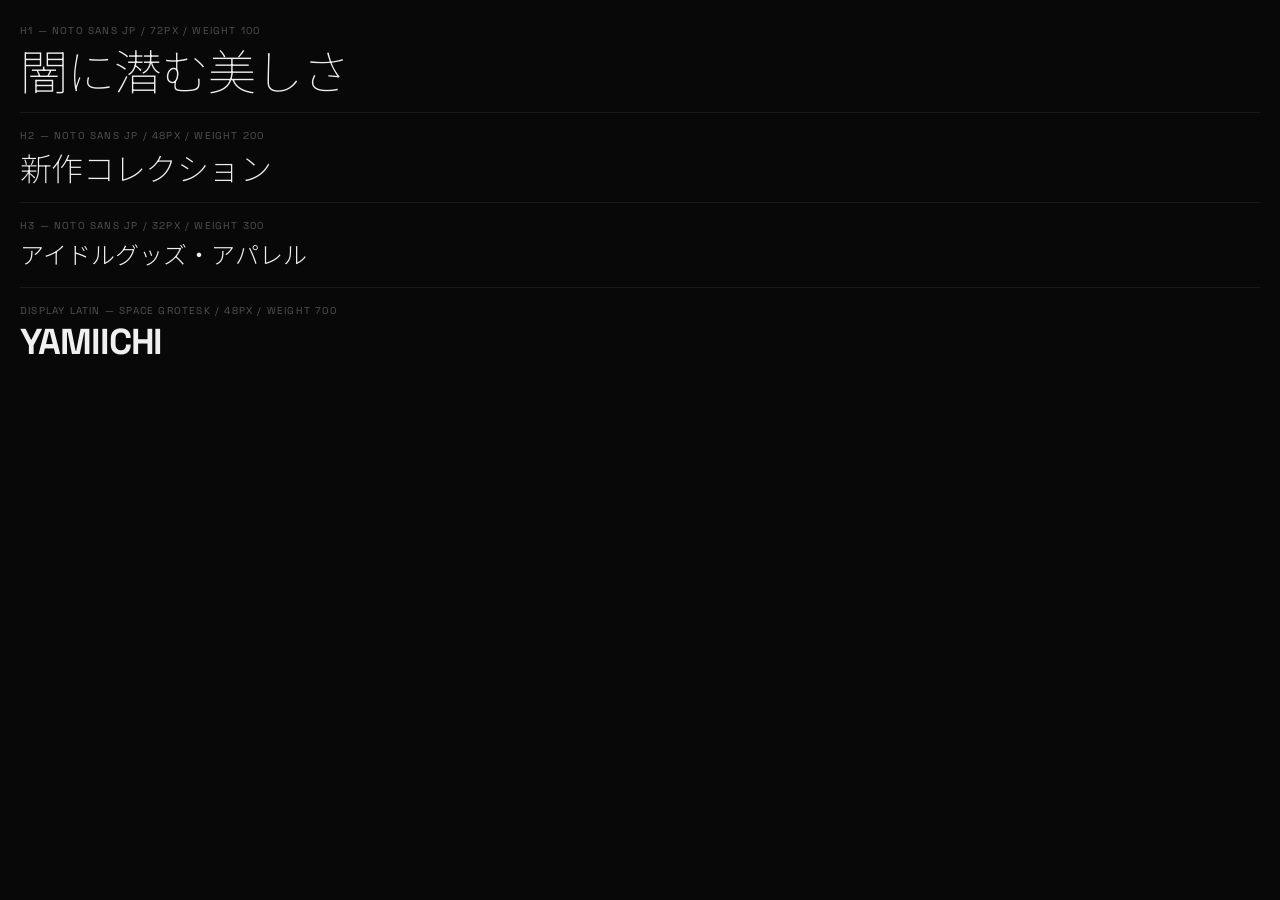
<file: preview/type-display.html>
<!DOCTYPE html>
<html><head><meta charset="UTF-8">
<link href="https://fonts.googleapis.com/css2?family=Noto+Sans+JP:wght@100;200;300;400&family=Space+Grotesk:wght@500;700&display=swap" rel="stylesheet">
<style>
* { margin: 0; padding: 0; box-sizing: border-box; }
body { background: #080808; padding: 24px 20px; display: flex; flex-direction: column; gap: 16px; }
.specimen { display: flex; flex-direction: column; gap: 2px; padding-bottom: 16px; border-bottom: 1px solid #1A1A1A; }
.specimen:last-child { border-bottom: none; padding-bottom: 0; }
.meta { font-family: 'Space Grotesk', sans-serif; font-size: 10px; color: #525252; letter-spacing: 0.12em; text-transform: uppercase; margin-bottom: 4px; }
</style>
</head><body>
<div class="specimen">
  <div class="meta">h1 — Noto Sans JP / 72px / weight 100</div>
  <div style="font-family:'Noto Sans JP',sans-serif;font-weight:100;font-size:48px;line-height:1.1;color:#F0F0F0;letter-spacing:-0.02em">闇に潜む美しさ</div>
</div>
<div class="specimen">
  <div class="meta">h2 — Noto Sans JP / 48px / weight 200</div>
  <div style="font-family:'Noto Sans JP',sans-serif;font-weight:200;font-size:32px;line-height:1.2;color:#F0F0F0;letter-spacing:-0.02em">新作コレクション</div>
</div>
<div class="specimen">
  <div class="meta">h3 — Noto Sans JP / 32px / weight 300</div>
  <div style="font-family:'Noto Sans JP',sans-serif;font-weight:300;font-size:24px;line-height:1.35;color:#F0F0F0">アイドルグッズ・アパレル</div>
</div>
<div class="specimen">
  <div class="meta">Display Latin — Space Grotesk / 48px / weight 700</div>
  <div style="font-family:'Space Grotesk',sans-serif;font-weight:700;font-size:36px;line-height:1.1;color:#F0F0F0;letter-spacing:-0.03em">YAMIICHI</div>
</div>
</body></html>
</file>
